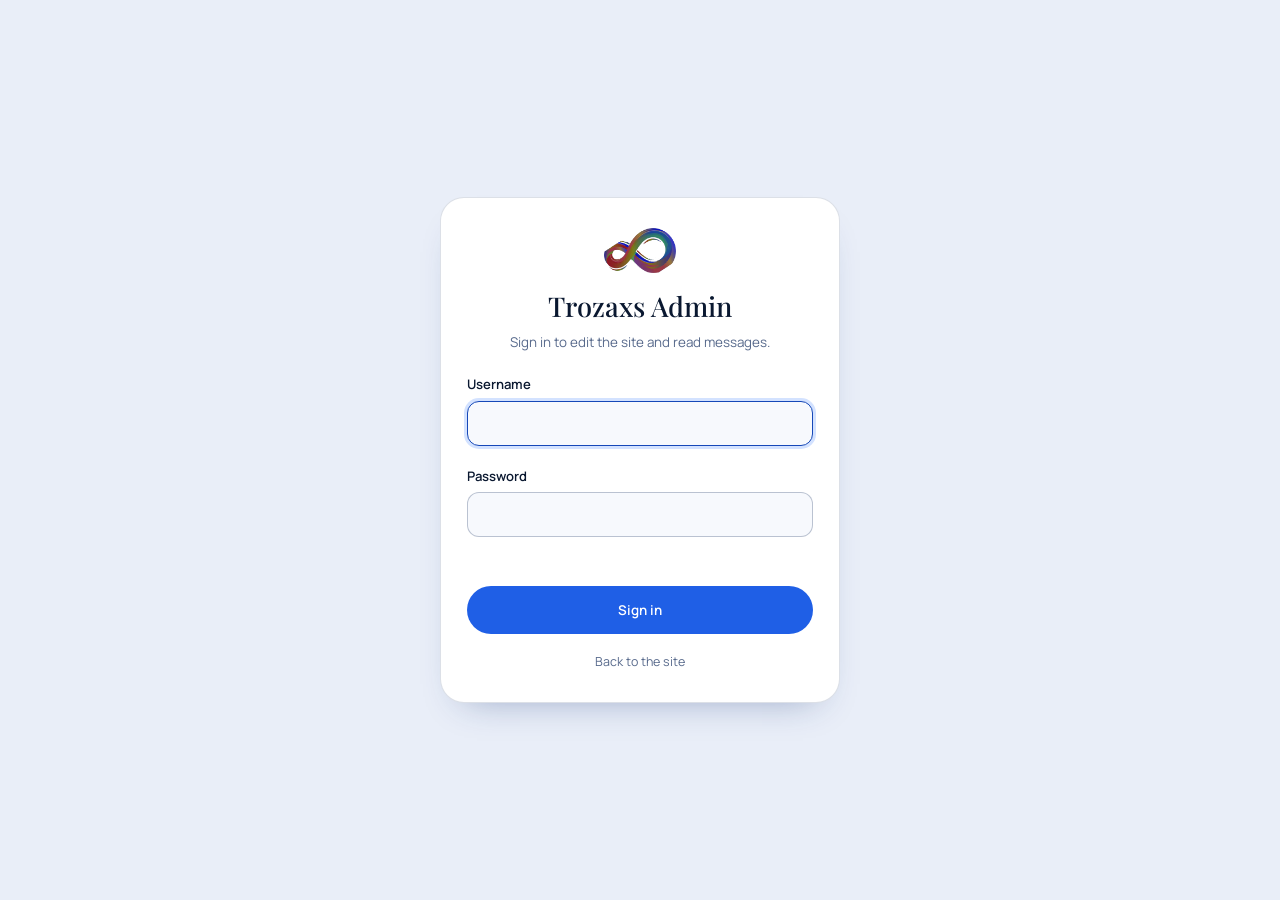
<file: admin.html>
<!doctype html>
<html lang="en">
<head>
<meta charset="utf-8">
<meta name="viewport" content="width=device-width,initial-scale=1,viewport-fit=cover">
<meta name="robots" content="noindex,nofollow">
<title>Trozaxs Admin</title>
<link rel="icon" href="favicon.png" type="image/png">
<link rel="stylesheet" href="https://fonts.googleapis.com/css2?family=Manrope:wght@400;500;600;700&family=Playfair+Display:wght@500&display=swap">
<link rel="stylesheet" href="admin.css">
<script>
try{var tg=localStorage.getItem('tg-theme');if(tg==='light'||tg==='dark')document.documentElement.dataset.theme=tg;}catch(e){}
</script>
</head>
<body>

<!-- sign in -->
<main class="login" id="login" hidden>
  <form class="login-card" id="loginForm" autocomplete="on">
    <img src="logo-mark.png" alt="" width="72" height="45">
    <h1>Trozaxs Admin</h1>
    <p class="muted">Sign in to edit the site and read messages.</p>
    <label class="f"><span>Username</span><input type="text" id="lu" name="username" autocomplete="username" autocapitalize="off" spellcheck="false" required></label>
    <label class="f"><span>Password</span><input type="password" id="lp" name="password" autocomplete="current-password" required></label>
    <p class="login-msg" id="loginMsg" role="alert"></p>
    <button class="btn primary" type="submit">Sign in</button>
    <a class="back" href="index.html">Back to the site</a>
  </form>
</main>

<!-- admin app -->
<div id="app" hidden>
  <header class="topbar">
    <a class="tb-brand" href="index.html" title="Open the site"><img src="logo-mark.png" alt="" width="44" height="28"><span>Admin</span></a>
    <div class="status" id="status" role="status" aria-live="polite"><i></i><span id="statusText">All changes saved</span></div>
    <div class="tb-actions">
      <a class="btn ghost sm" href="index.html" target="_blank" rel="noopener">View site</a>
      <button class="btn ghost sm" id="themeBtn" type="button" aria-label="Switch light or dark mode">Theme</button>
      <button class="btn ghost sm" id="logoutBtn" type="button">Sign out</button>
    </div>
  </header>
  <div class="layout">
    <nav class="side" id="side" aria-label="Sections"></nav>
    <main class="pane" id="pane" tabindex="-1"></main>
  </div>
</div>

<script src="defaults.js"></script>
<script src="content.js"></script>
<script src="store.js"></script>
<script src="admin.js"></script>
</body>
</html>
</file>
<file: admin.css>
/* Admin: calm, professional editor in the same blue palette as the site. Dark by default, light by system or toggle. */
:root{
  --bg:#070c19; --panel:#0e1630; --panel-2:#131d3d; --ink:#eef3ff; --ink-soft:#c1cce8; --muted:#8e9dc2;
  --line:rgba(255,255,255,.12); --line-2:rgba(255,255,255,.2);
  --accent:#6ea8ff; --accent-solid:#2f6bff; --accent-hi:#4a82ff;
  --ok:#5ee0a4; --err:#ff8a8f; --warn:#f2c14e;
  --input:#0a1229; --shadow:0 20px 40px -24px rgba(0,0,0,.8);
  --font:'Manrope',system-ui,-apple-system,'Segoe UI',sans-serif; --font-d:'Playfair Display',Georgia,serif;
  color-scheme:dark;
}
@media (prefers-color-scheme: light){
  :root:not([data-theme="dark"]){
    --bg:#e9eef8; --panel:#ffffff; --panel-2:#f3f6fc; --ink:#0a1830; --ink-soft:#2f4468; --muted:#586a8c;
    --line:rgba(12,36,84,.14); --line-2:rgba(12,36,84,.26);
    --accent:#1648b8; --accent-solid:#1f5fe6; --accent-hi:#3a77f2;
    --ok:#0f6e45; --err:#b3202a; --warn:#8a5d00;
    --input:#f7f9fd; --shadow:0 18px 36px -24px rgba(25,55,120,.45);
    color-scheme:light;
  }
}
:root[data-theme="light"]{
  --bg:#e9eef8; --panel:#ffffff; --panel-2:#f3f6fc; --ink:#0a1830; --ink-soft:#2f4468; --muted:#586a8c;
  --line:rgba(12,36,84,.14); --line-2:rgba(12,36,84,.26);
  --accent:#1648b8; --accent-solid:#1f5fe6; --accent-hi:#3a77f2;
  --ok:#0f6e45; --err:#b3202a; --warn:#8a5d00;
  --input:#f7f9fd; --shadow:0 18px 36px -24px rgba(25,55,120,.45);
  color-scheme:light;
}
*{box-sizing:border-box}
html{height:100%}
body{margin:0;min-height:100%;background:var(--bg);color:var(--ink);font-family:var(--font);font-size:15px;line-height:1.55}
[hidden]{display:none!important}
a{color:inherit;text-decoration:none}
h1,h2,h3,h4,p{margin:0}
button,input,select,textarea{font:inherit;color:inherit}
:focus-visible{outline:2px solid var(--accent);outline-offset:2px;border-radius:8px}
.muted{color:var(--muted)}

/* buttons */
.btn{display:inline-flex;align-items:center;justify-content:center;gap:.5rem;border-radius:999px;border:1px solid var(--line-2);background:var(--panel-2);color:var(--ink);padding:.6rem 1.1rem;font-size:.84rem;font-weight:600;cursor:pointer;transition:border-color .2s,background-color .2s,transform .15s;white-space:nowrap}
.btn:hover{border-color:var(--accent)}
.btn:active{transform:scale(.97)}
.btn.primary{background:var(--accent-solid);border-color:transparent;color:#fff}
.btn.primary:hover{background:var(--accent-hi)}
.btn.ghost{background:transparent}
.btn.sm{padding:.4rem .8rem;font-size:.76rem}
.btn.danger{border-color:var(--err);color:var(--err);background:transparent}
.btn.danger.armed{background:var(--err);color:#fff}
.btn[disabled]{opacity:.5;cursor:default}

/* fields */
.f{display:grid;gap:6px;margin-bottom:16px;min-width:0}
.f>span,.f>label{font-weight:600;font-size:.82rem}
.hint{font-size:.74rem;color:var(--muted);line-height:1.45}
input[type=text],input[type=password],select,textarea{width:100%;min-width:0;background:var(--input);border:1px solid var(--line-2);border-radius:12px;padding:.65rem .8rem;font-size:.9rem;transition:border-color .2s,box-shadow .2s}
textarea{resize:vertical;min-height:90px;line-height:1.5}
input:focus,select:focus,textarea:focus{outline:none;border-color:var(--accent);box-shadow:0 0 0 3px rgba(79,140,255,.25)}
.mono{font-family:ui-monospace,SFMono-Regular,Menlo,Consolas,monospace;font-size:.82rem}

/* sign in */
.login{min-height:100vh;display:grid;place-items:center;padding:24px 16px}
.login-card{width:100%;max-width:400px;background:var(--panel);border:1px solid var(--line);border-radius:24px;padding:30px 26px;box-shadow:var(--shadow);display:grid;gap:4px;justify-items:stretch}
.login-card img{justify-self:center;margin-bottom:8px}
.login-card h1{font-family:var(--font-d);font-weight:500;font-size:1.7rem;text-align:center}
.login-card>p.muted{text-align:center;font-size:.84rem;margin-bottom:18px}
.login-msg{min-height:1.3em;font-size:.8rem;font-weight:600;color:var(--err);margin-bottom:8px}
.login-card .btn{width:100%;padding:.8rem}
.back{justify-self:center;margin-top:14px;font-size:.78rem;color:var(--muted)}
.back:hover{color:var(--ink)}

/* shell */
.topbar{position:sticky;top:0;z-index:30;display:flex;align-items:center;gap:14px;padding:10px 20px;background:var(--panel);border-bottom:1px solid var(--line)}
.tb-brand{display:flex;align-items:center;gap:10px;font-weight:700;letter-spacing:.04em}
.status{display:flex;align-items:center;gap:8px;font-size:.78rem;color:var(--muted);margin-inline:auto}
.status i{width:8px;height:8px;border-radius:50%;background:var(--ok)}
.status.saving i{background:var(--warn)}
.status.error i{background:var(--err)}
.status.error{color:var(--err);font-weight:600}
.tb-actions{display:flex;gap:8px;flex-wrap:wrap;justify-content:flex-end}
.layout{display:grid;grid-template-columns:240px minmax(0,1fr);gap:24px;max-width:1240px;margin:0 auto;padding:22px 20px 60px;align-items:start}
.side{position:sticky;top:76px;display:grid;gap:3px;background:var(--panel);border:1px solid var(--line);border-radius:18px;padding:8px}
.side button{display:flex;align-items:center;gap:10px;width:100%;text-align:left;background:none;border:0;border-radius:12px;padding:.6rem .8rem;font-size:.85rem;font-weight:600;color:var(--ink-soft);cursor:pointer}
.side button:hover{background:var(--panel-2);color:var(--ink)}
.side button[aria-current="page"]{background:var(--accent-solid);color:#fff}
.side .dot{width:7px;height:7px;border-radius:50%;background:var(--accent);margin-left:auto;flex:none}
.side button[aria-current="page"] .dot{background:#fff}
.side .badge{margin-left:auto;min-width:20px;padding:0 6px;border-radius:999px;background:var(--err);color:#fff;font-size:.68rem;text-align:center;line-height:20px}
.side hr{border:0;border-top:1px solid var(--line);margin:6px 8px}

.pane{min-width:0;outline:none}
.pane-head{margin-bottom:18px}
.pane-head h1{font-family:var(--font-d);font-weight:500;font-size:1.8rem;line-height:1.15}
.pane-head p{color:var(--muted);font-size:.86rem;margin-top:6px;max-width:640px}
.card{background:var(--panel);border:1px solid var(--line);border-radius:20px;padding:22px;margin-bottom:18px;box-shadow:var(--shadow)}
.card>h2{font-size:1rem;margin-bottom:4px}
.card>.hint{margin-bottom:16px}
.grid2{display:grid;grid-template-columns:repeat(2,minmax(0,1fr));gap:0 16px}
.sec-actions{display:flex;justify-content:flex-end;gap:8px;margin-top:6px}

/* lists */
.items{display:grid;gap:10px}
.item{border:1px solid var(--line);border-radius:16px;background:var(--panel-2);overflow:hidden}
.item>summary{display:flex;align-items:center;gap:10px;padding:10px 12px;cursor:pointer;list-style:none;user-select:none}
.item>summary::-webkit-details-marker{display:none}
.item>summary::before{content:"";width:8px;height:8px;border-right:2px solid var(--muted);border-bottom:2px solid var(--muted);transform:rotate(-45deg);transition:transform .2s;flex:none;margin-inline:4px}
.item[open]>summary::before{transform:rotate(45deg)}
.item .n{flex:none;width:24px;height:24px;border-radius:50%;display:grid;place-items:center;font-size:.72rem;font-weight:700;background:var(--panel);border:1px solid var(--line)}
.item .t{flex:1;min-width:0;font-weight:600;font-size:.9rem;overflow:hidden;text-overflow:ellipsis;white-space:nowrap}
.item .acts{display:flex;gap:4px;flex:none}
.item .acts button{border:1px solid var(--line);background:var(--panel);border-radius:8px;min-width:30px;height:30px;padding:0 8px;font-size:.74rem;font-weight:600;cursor:pointer;color:var(--ink-soft)}
.item .acts button:hover{border-color:var(--accent);color:var(--ink)}
.item .acts button[disabled]{opacity:.35;cursor:default}
.item .acts .del.armed{background:var(--err);border-color:var(--err);color:#fff}
.item-body{padding:6px 16px 6px;border-top:1px solid var(--line);background:var(--panel)}
.item-body .f:first-child{margin-top:12px}
.list-add{margin-top:12px}
.empty{padding:18px;text-align:center;color:var(--muted);font-size:.86rem;border:1px dashed var(--line-2);border-radius:14px}

/* image field */
.img-row{display:flex;gap:8px;flex-wrap:wrap}
.img-row input[type=text]{flex:1 1 220px}
.img-prev{margin-top:8px;display:none;align-items:center;gap:12px}
.img-prev.on{display:flex}
.img-prev img{width:120px;height:72px;object-fit:cover;border-radius:10px;border:1px solid var(--line);background:var(--panel-2)}
.img-prev.logo img{object-fit:contain;padding:6px}
.img-prev .bad{font-size:.76rem;color:var(--err);font-weight:600}

/* messages */
.msg-bar{display:flex;flex-wrap:wrap;align-items:center;gap:10px;margin-bottom:14px}
.msg-bar .count{margin-right:auto;font-size:.86rem;color:var(--ink-soft)}
.msg{background:var(--panel);border:1px solid var(--line);border-radius:18px;padding:16px 18px;margin-bottom:12px;box-shadow:var(--shadow)}
.msg.unread{border-color:var(--accent);box-shadow:inset 3px 0 0 var(--accent),var(--shadow)}
.msg-top{display:flex;flex-wrap:wrap;gap:6px 14px;align-items:baseline;justify-content:space-between;margin-bottom:8px}
.msg-name{font-weight:700;font-size:1rem}
.msg-time{font-size:.74rem;color:var(--muted)}
.msg-contact{font-size:.84rem;color:var(--accent);overflow-wrap:anywhere;font-weight:600}
.msg-text{white-space:pre-wrap;overflow-wrap:anywhere;font-size:.9rem;color:var(--ink-soft);margin:10px 0 14px;background:var(--panel-2);border:1px solid var(--line);border-radius:12px;padding:12px 14px}
.msg-acts{display:flex;flex-wrap:wrap;gap:8px}
.note{font-size:.8rem;color:var(--ink-soft);background:var(--panel-2);border:1px solid var(--line);border-radius:14px;padding:12px 14px;margin-bottom:16px}
.note b{color:var(--ink)}

/* backup */
.meter{height:8px;border-radius:6px;background:var(--panel-2);border:1px solid var(--line);overflow:hidden;margin:8px 0 4px}
.meter i{display:block;height:100%;background:var(--accent-solid)}
.btn-row{display:flex;flex-wrap:wrap;gap:10px}
.steps{margin:0 0 4px;padding-left:1.2rem;font-size:.84rem;color:var(--ink-soft);display:grid;gap:4px}
code{font-family:ui-monospace,SFMono-Regular,Menlo,Consolas,monospace;font-size:.82em;background:var(--panel-2);border:1px solid var(--line);border-radius:6px;padding:.05rem .35rem}

@media (max-width:860px){
  .layout{grid-template-columns:1fr;gap:14px;padding-top:14px}
  .side{position:sticky;top:60px;z-index:20;display:flex;overflow-x:auto;gap:4px;padding:6px;border-radius:16px;scrollbar-width:none}
  .side::-webkit-scrollbar{display:none}
  .side button{width:auto;flex:none;white-space:nowrap;padding:.5rem .8rem}
  .side hr{display:none}
  .grid2{grid-template-columns:1fr}
  .topbar{flex-wrap:wrap;padding:8px 14px;gap:8px 12px}
  .status{margin-inline:0;order:3;width:100%}
  .tb-actions{margin-left:auto}
  .side{top:96px}
}
@media (max-width:520px){
  .card{padding:16px;border-radius:16px}
  .item .acts button.opt{display:none}
  .pane-head h1{font-size:1.5rem}
}
@media (prefers-reduced-motion:reduce){*{transition:none!important}}
</file>
